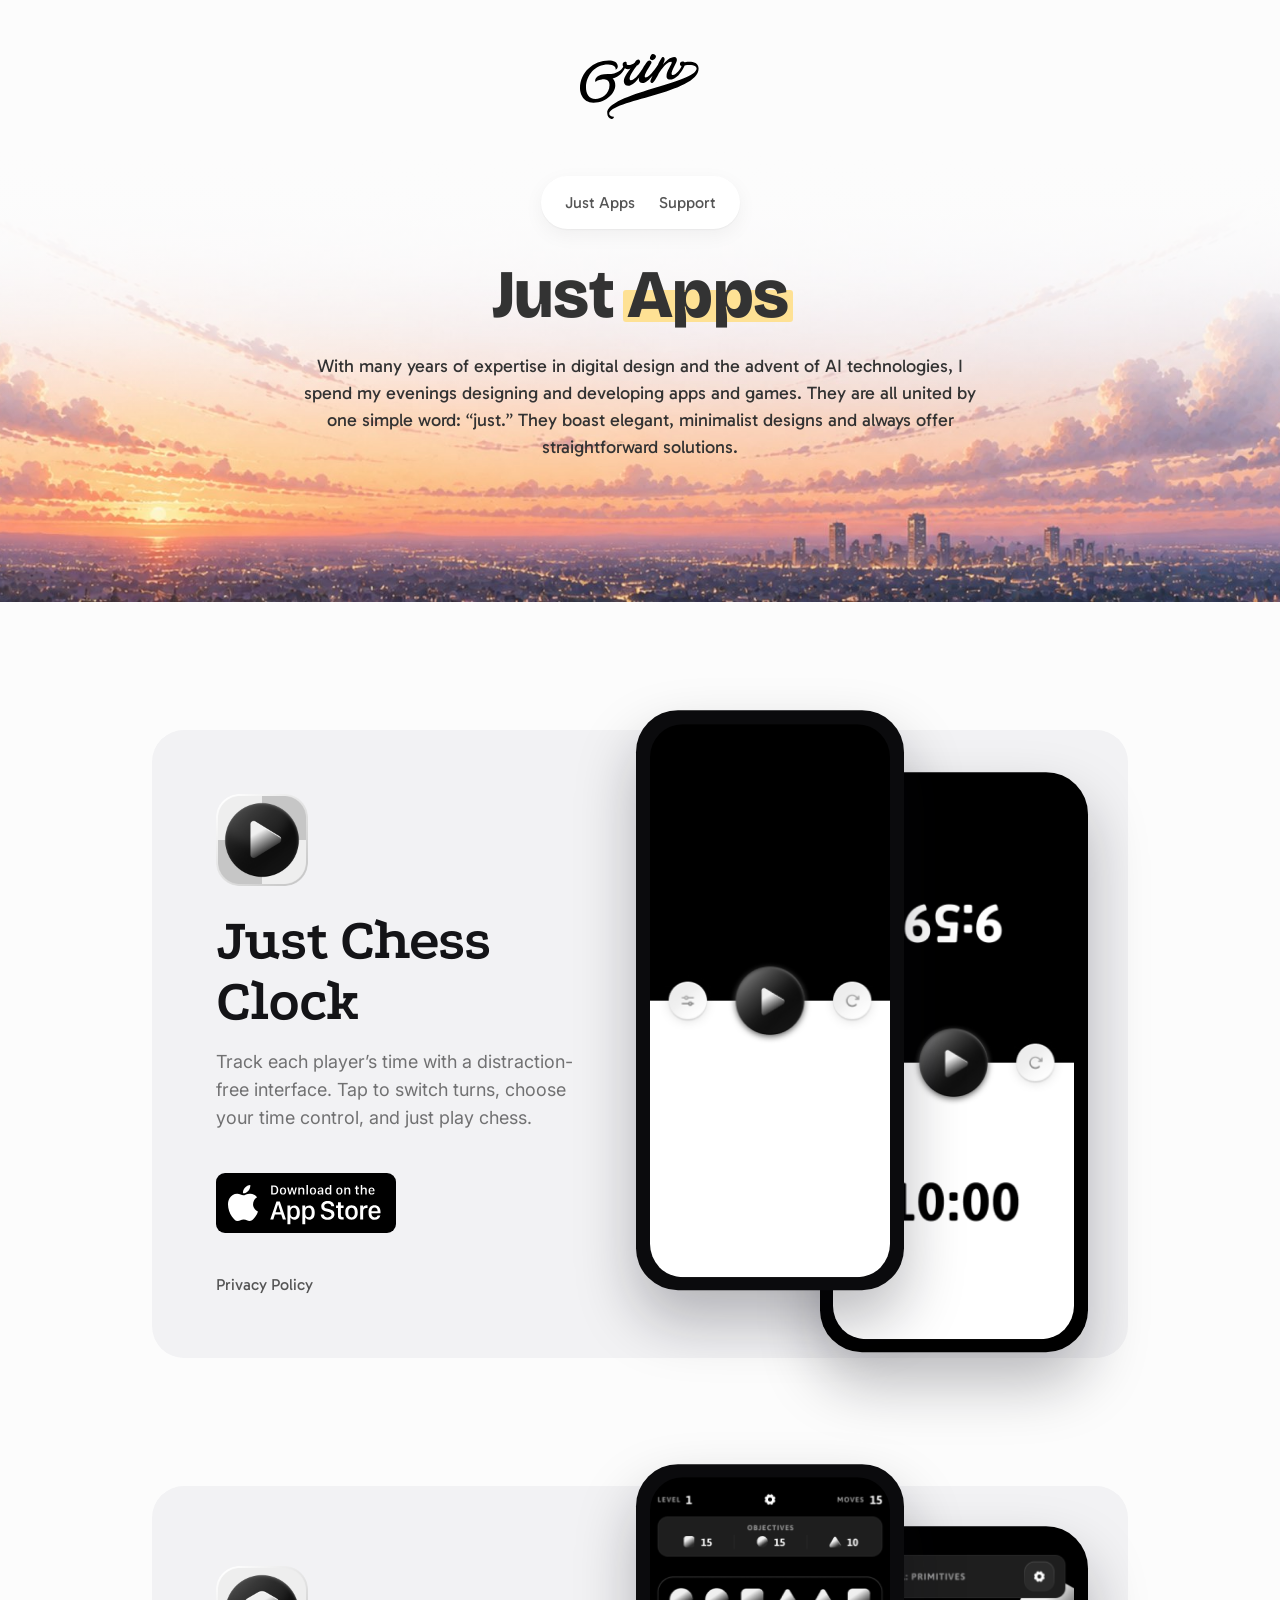
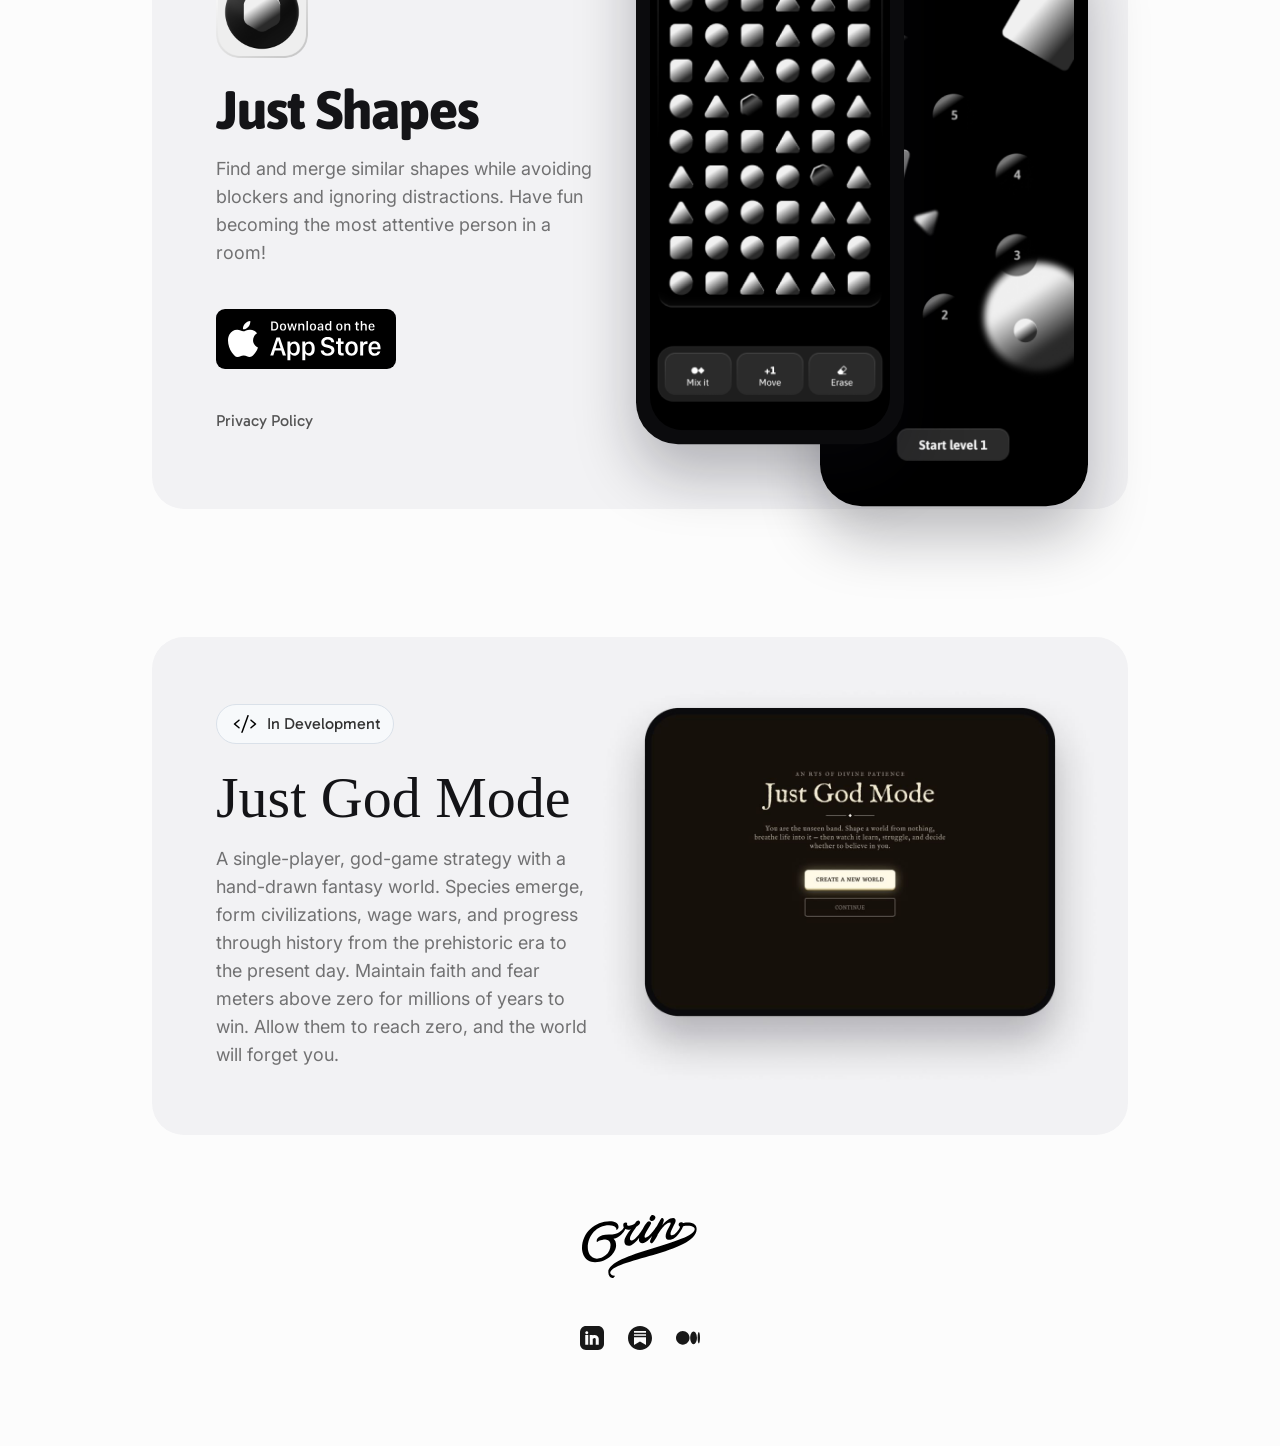
<file: index.html>
<!DOCTYPE html>
<html lang="en" class="no-js">
<head>
<meta charset="utf-8">
<meta name="viewport" content="width=device-width, initial-scale=1">
<title>Just Apps — Vadym Grin</title>
<meta name="description" content="Elegant, minimalist iPhone apps and games, each united by one word: just. Just Chess Clock, Just Shapes, and Just God Mode.">
<link rel="canonical" href="https://vadimgrin.com/apps">

<!-- Social preview -->
<meta property="og:type" content="website">
<meta property="og:site_name" content="Vadym Grin">
<meta property="og:url" content="https://vadimgrin.com/apps">
<meta property="og:title" content="Just Apps — Vadym Grin">
<meta property="og:description" content="Elegant, minimalist iPhone apps and games, each united by one word: just. Just Chess Clock, Just Shapes, and Just God Mode.">
<meta property="og:image" content="https://vadimgrin.com/apps/assets/social-preview.jpg?v=20260916">
<meta property="og:image:width" content="1200">
<meta property="og:image:height" content="630">
<meta property="og:image:alt" content="Just Apps — apps and games by Vadym Grin">
<meta name="twitter:card" content="summary_large_image">
<meta name="twitter:title" content="Just Apps — Vadym Grin">
<meta name="twitter:description" content="Elegant, minimalist iPhone apps and games, each united by one word: just.">
<meta name="twitter:image" content="https://vadimgrin.com/apps/assets/social-preview.jpg?v=20260916">

<script>document.documentElement.className = "js";</script>
<link rel="preconnect" href="https://fonts.googleapis.com">
<link rel="preconnect" href="https://fonts.gstatic.com" crossorigin>
<link href="https://fonts.googleapis.com/css2?family=Asap:wght@800&family=Bricolage+Grotesque:opsz,wght@12..96,800&family=Gabarito:wght@400;500&family=IM+Fell+English&family=Inter&family=Podkova:wght@700&display=swap" rel="stylesheet">
<link rel="stylesheet" href="styles.css?v=20260916">
</head>
<body id="top">

  <header class="masthead">
    <a class="masthead__logo" href="https://vadimgrin.com/" aria-label="Vadym Grin — home">
      <img src="assets/logo-mark.svg?v=20260916" alt="Grin" width="120" height="65">
    </a>
  </header>

  <div class="nav-dock">
    <nav class="nav" aria-label="Primary">
      <a class="nav__item" href="#top">Just Apps</a>
      <a class="nav__item" href="mailto:vadym.gryn@gmail.com">Support</a>
    </nav>
  </div>

  <main>

    <section class="hero">
      <div class="hero__bg" aria-hidden="true">
        <img src="assets/hero-sky.jpg?v=20260916" alt="">
      </div>
      <div class="hero__inner">
        <h1 class="hero__title">Just <mark>Apps</mark></h1>
        <p class="hero__lede">With many years of expertise in digital design and the advent of AI technologies, I spend my evenings designing and developing apps and games. They are all united by one simple word: &ldquo;just.&rdquo; They boast elegant, minimalist designs and always offer straightforward solutions.</p>
      </div>
    </section>

    <!-- Just Chess Clock -->
    <section class="app js-reveal" aria-labelledby="chess-title">
      <div class="plate">
        <div class="plate__content">
          <div class="app__intro">
            <img class="app__icon" src="assets/app-icon-chess.png?v=20260916" alt="" width="92" height="92">
            <div class="app__copy">
              <h2 class="app__title app__title--chess" id="chess-title">Just Chess Clock</h2>
              <p class="app__desc">Track each player&rsquo;s time with a distraction-free interface. Tap to switch turns, choose your time control, and just play chess.</p>
            </div>
          </div>
          <a class="badge" href="https://apps.apple.com/us/app/just-chess-clock/id6793128024" aria-label="Download Just Chess Clock on the App Store">
            <img src="assets/app-store-badge.svg?v=20260916" alt="Download on the App Store" width="180" height="60">
          </a>
          <a class="plate__privacy plate__privacy--in" href="privacy-policy">Privacy Policy</a>
        </div>
        <div class="phones" aria-hidden="true">
          <div class="phone phone--back"><img class="phone__screen" src="assets/screen-chess-back.png?v=20260916" srcset="assets/screen-chess-back.png?v=20260916 2x, assets/screen-chess-back-3x.png?v=20260916 3x" alt=""></div>
          <div class="phone phone--front"><img class="phone__screen" src="assets/screen-chess-front.png?v=20260916" srcset="assets/screen-chess-front.png?v=20260916 2x, assets/screen-chess-front-3x.png?v=20260916 3x" alt=""></div>
        </div>
        <a class="plate__privacy plate__privacy--under" href="privacy-policy">Privacy Policy</a>
      </div>
    </section>

    <!-- Just Shapes -->
    <section class="app js-reveal" aria-labelledby="shapes-title">
      <div class="plate">
        <div class="plate__content">
          <div class="app__intro">
            <img class="app__icon" src="assets/app-icon-shapes.png?v=20260916" alt="" width="92" height="92">
            <div class="app__copy">
              <h2 class="app__title app__title--shapes" id="shapes-title">Just Shapes</h2>
              <p class="app__desc">Find and merge similar shapes while avoiding blockers and ignoring distractions. Have fun becoming the most attentive person in a room!</p>
            </div>
          </div>
          <a class="badge" href="https://apps.apple.com/us/app/just-shapes-focus-puzzle/id6808954030" aria-label="Download Just Shapes on the App Store">
            <img src="assets/app-store-badge.svg?v=20260916" alt="Download on the App Store" width="180" height="60">
          </a>
          <a class="plate__privacy plate__privacy--in" href="privacy-policy-shapes">Privacy Policy</a>
        </div>
        <div class="phones" aria-hidden="true">
          <div class="phone phone--back"><img class="phone__screen" src="assets/screen-shapes-back.png?v=20260916" srcset="assets/screen-shapes-back.png?v=20260916 2x, assets/screen-shapes-back-3x.png?v=20260916 3x" alt=""></div>
          <div class="phone phone--front"><img class="phone__screen" src="assets/screen-shapes-front.png?v=20260916" srcset="assets/screen-shapes-front.png?v=20260916 2x, assets/screen-shapes-front-3x.png?v=20260916 3x" alt=""></div>
        </div>
        <a class="plate__privacy plate__privacy--under" href="privacy-policy-shapes">Privacy Policy</a>
      </div>
    </section>

    <!-- Just God Mode -->
    <section class="app app--god js-reveal" aria-labelledby="god-title">
      <div class="plate">
        <div class="plate__content">
          <div class="app__intro">
            <span class="tag">
              <span class="tag__icon" aria-hidden="true">
                <svg viewBox="0 0 24 24" width="24" height="24" fill="none" xmlns="http://www.w3.org/2000/svg"><path d="M6.48002 8.82659L2.67189 12L6.48002 15.1735C6.55787 15.2358 6.62252 15.313 6.67017 15.4006C6.71781 15.4882 6.74751 15.5845 6.75752 15.6837C6.76753 15.7829 6.75765 15.8831 6.72846 15.9785C6.69927 16.0739 6.65135 16.1624 6.58751 16.2391C6.52368 16.3157 6.4452 16.3788 6.35667 16.4247C6.26815 16.4706 6.17135 16.4984 6.07195 16.5065C5.97255 16.5146 5.87254 16.5027 5.77777 16.4717C5.683 16.4406 5.59537 16.391 5.52002 16.3256L1.02002 12.5757C0.935581 12.5053 0.867647 12.4172 0.821028 12.3176C0.774409 12.2181 0.750244 12.1095 0.750244 11.9996C0.750244 11.8896 0.774409 11.781 0.821028 11.6815C0.867647 11.5819 0.935581 11.4938 1.02002 11.4235L5.52002 7.67346C5.67293 7.54616 5.87015 7.48481 6.0683 7.50292C6.26644 7.52103 6.44928 7.61711 6.57658 7.77002C6.70389 7.92294 6.76523 8.12016 6.74712 8.3183C6.72901 8.51645 6.63293 8.69928 6.48002 8.82659ZM22.98 11.4235L18.48 7.67346C18.4043 7.61043 18.3169 7.56292 18.2228 7.53366C18.1288 7.5044 18.0299 7.49396 17.9317 7.50292C17.8336 7.51189 17.7382 7.54009 17.651 7.58592C17.5638 7.63175 17.4865 7.69431 17.4235 7.77002C17.2962 7.92294 17.2348 8.12016 17.2529 8.3183C17.271 8.51645 17.3671 8.69928 17.52 8.82659L21.3281 12L17.52 15.1735C17.4422 15.2358 17.3775 15.313 17.3299 15.4006C17.2822 15.4882 17.2525 15.5845 17.2425 15.6837C17.2325 15.7829 17.2424 15.8831 17.2716 15.9785C17.3008 16.0739 17.3487 16.1624 17.4125 16.2391C17.4764 16.3157 17.5548 16.3788 17.6434 16.4247C17.7319 16.4706 17.8287 16.4984 17.9281 16.5065C18.0275 16.5146 18.1275 16.5027 18.2223 16.4717C18.317 16.4406 18.4047 16.391 18.48 16.3256L22.98 12.5757C23.0645 12.5053 23.1324 12.4172 23.179 12.3176C23.2256 12.2181 23.2498 12.1095 23.2498 11.9996C23.2498 11.8896 23.2256 11.781 23.179 11.6815C23.1324 11.5819 23.0645 11.4938 22.98 11.4235ZM15.256 3.04502C15.1634 3.01141 15.0651 2.99636 14.9667 3.00074C14.8683 3.00512 14.7717 3.02883 14.6825 3.07053C14.5932 3.11223 14.5131 3.1711 14.4466 3.24377C14.3801 3.31645 14.3286 3.4015 14.295 3.49409L8.29502 19.9941C8.26126 20.0867 8.2461 20.1851 8.25041 20.2836C8.25471 20.3821 8.2784 20.4788 8.32011 20.5681C8.36181 20.6575 8.42073 20.7377 8.49348 20.8043C8.56623 20.8708 8.65139 20.9224 8.74408 20.956C8.82625 20.9852 8.91282 21.0001 9.00002 21C9.15404 21 9.30433 20.9526 9.43046 20.8642C9.5566 20.7758 9.65246 20.6507 9.70502 20.506L15.705 4.00596C15.7386 3.91338 15.7537 3.81508 15.7493 3.71669C15.7449 3.61829 15.7212 3.52172 15.6795 3.43249C15.6378 3.34325 15.5789 3.26311 15.5063 3.19663C15.4336 3.13015 15.3485 3.07863 15.256 3.04502Z" fill="currentColor"/></svg>
              </span>
              In Development
            </span>
            <div class="app__copy">
              <h2 class="app__title app__title--god" id="god-title">Just God Mode</h2>
              <p class="app__desc">A single-player, god-game strategy with a hand-drawn fantasy world. Species emerge, form civilizations, wage wars, and progress through history from the prehistoric era to the present day. Maintain faith and fear meters above zero for millions of years to win. Allow them to reach zero, and the world will forget you.</p>
            </div>
          </div>
        </div>
        <div class="ipad" aria-hidden="true">
          <img class="ipad__img" src="assets/god-ipad.jpg?v=20260916" alt="">
        </div>
      </div>
    </section>

  </main>

  <footer class="footer">
    <a class="footer__logo" href="https://vadimgrin.com/" aria-label="Vadym Grin — home">
      <img src="assets/logo-mark.svg?v=20260916" alt="Grin" width="116" height="63">
    </a>
    <ul class="footer__social" aria-label="Social links">
      <li><a href="https://www.linkedin.com/in/vadimgrin/" target="_blank" rel="noopener" aria-label="LinkedIn"><img src="assets/linkedin.svg?v=20260916" alt="" width="24" height="24"></a></li>
      <li><a href="https://cutt.ly/YttkKVRW" target="_blank" rel="noopener" aria-label="Substack"><img src="assets/substack.svg?v=20260916" alt="" width="24" height="24"></a></li>
      <li><a href="https://medium.com/@vadimgrin" target="_blank" rel="noopener" aria-label="Medium"><img src="assets/medium.svg?v=20260916" alt="" width="24" height="24"></a></li>
    </ul>
  </footer>

  <script src="apps.js?v=20260916"></script>
</body>
</html>
</file>
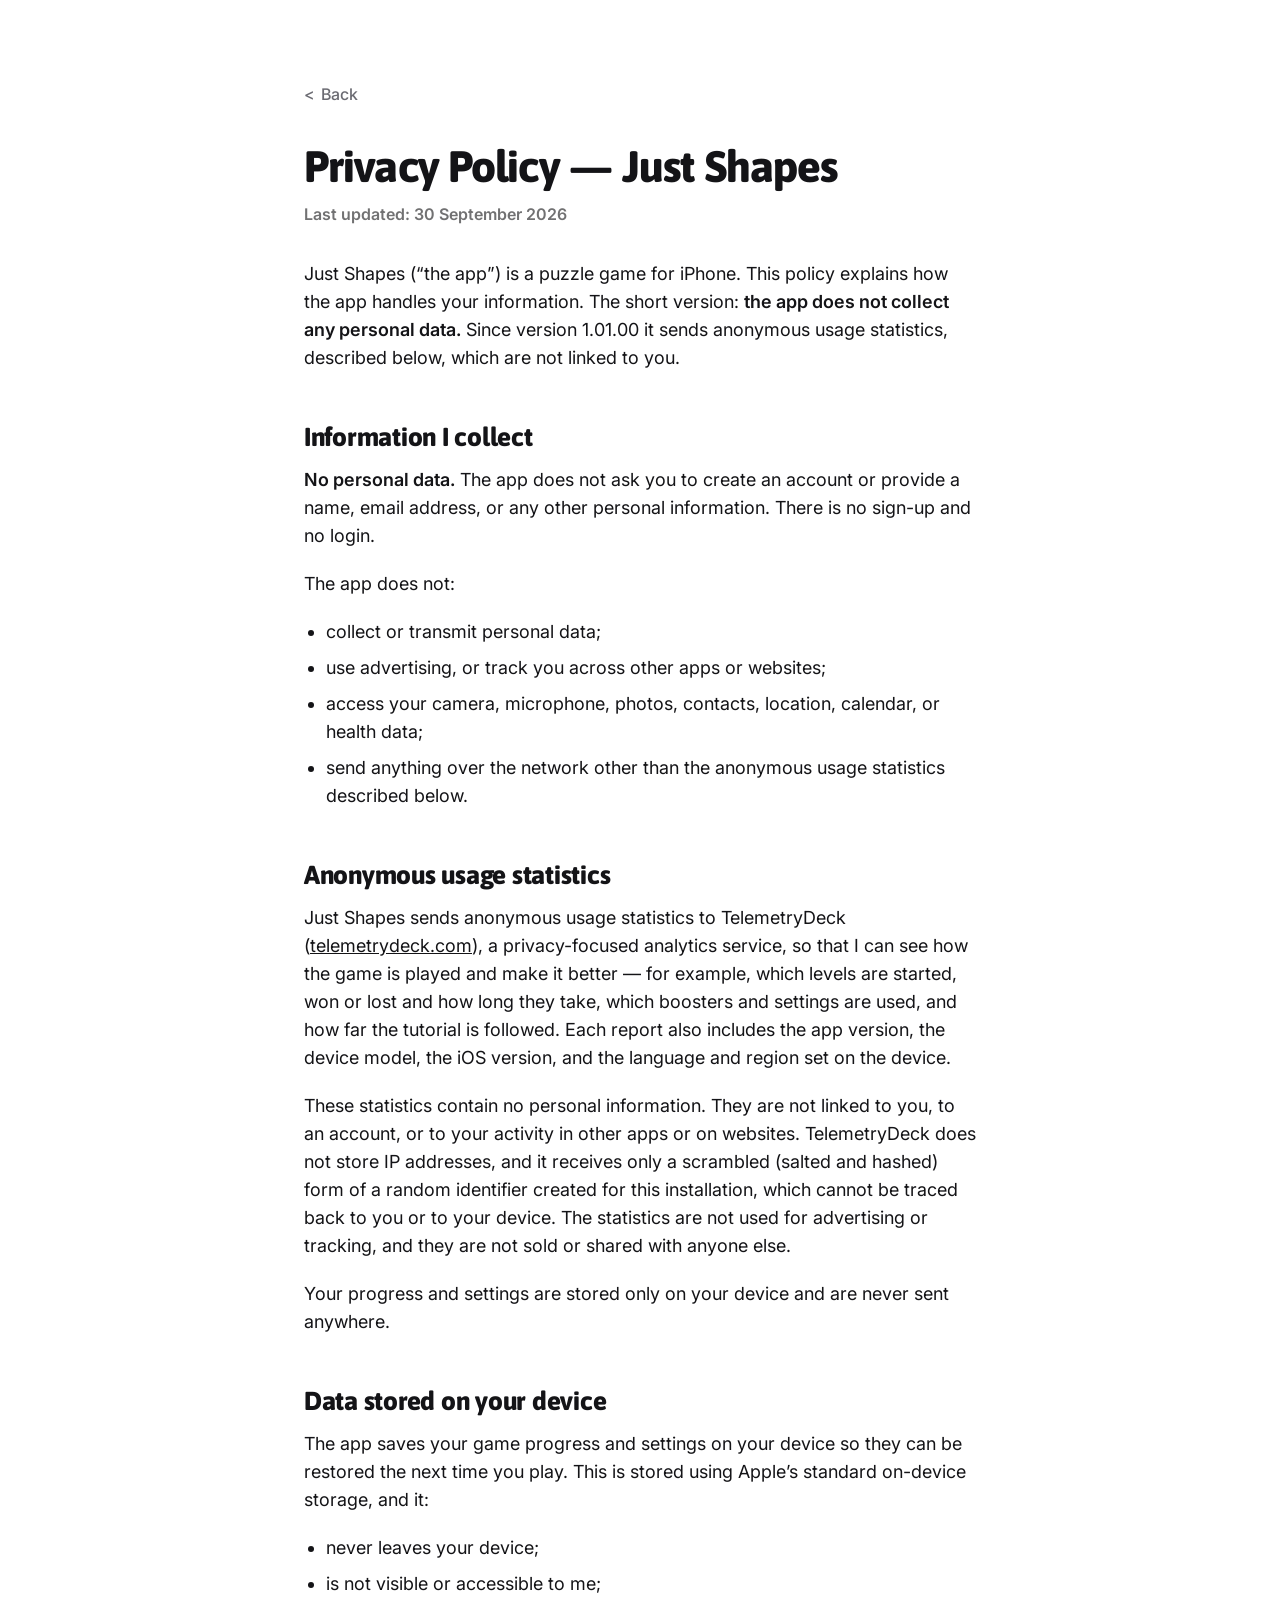
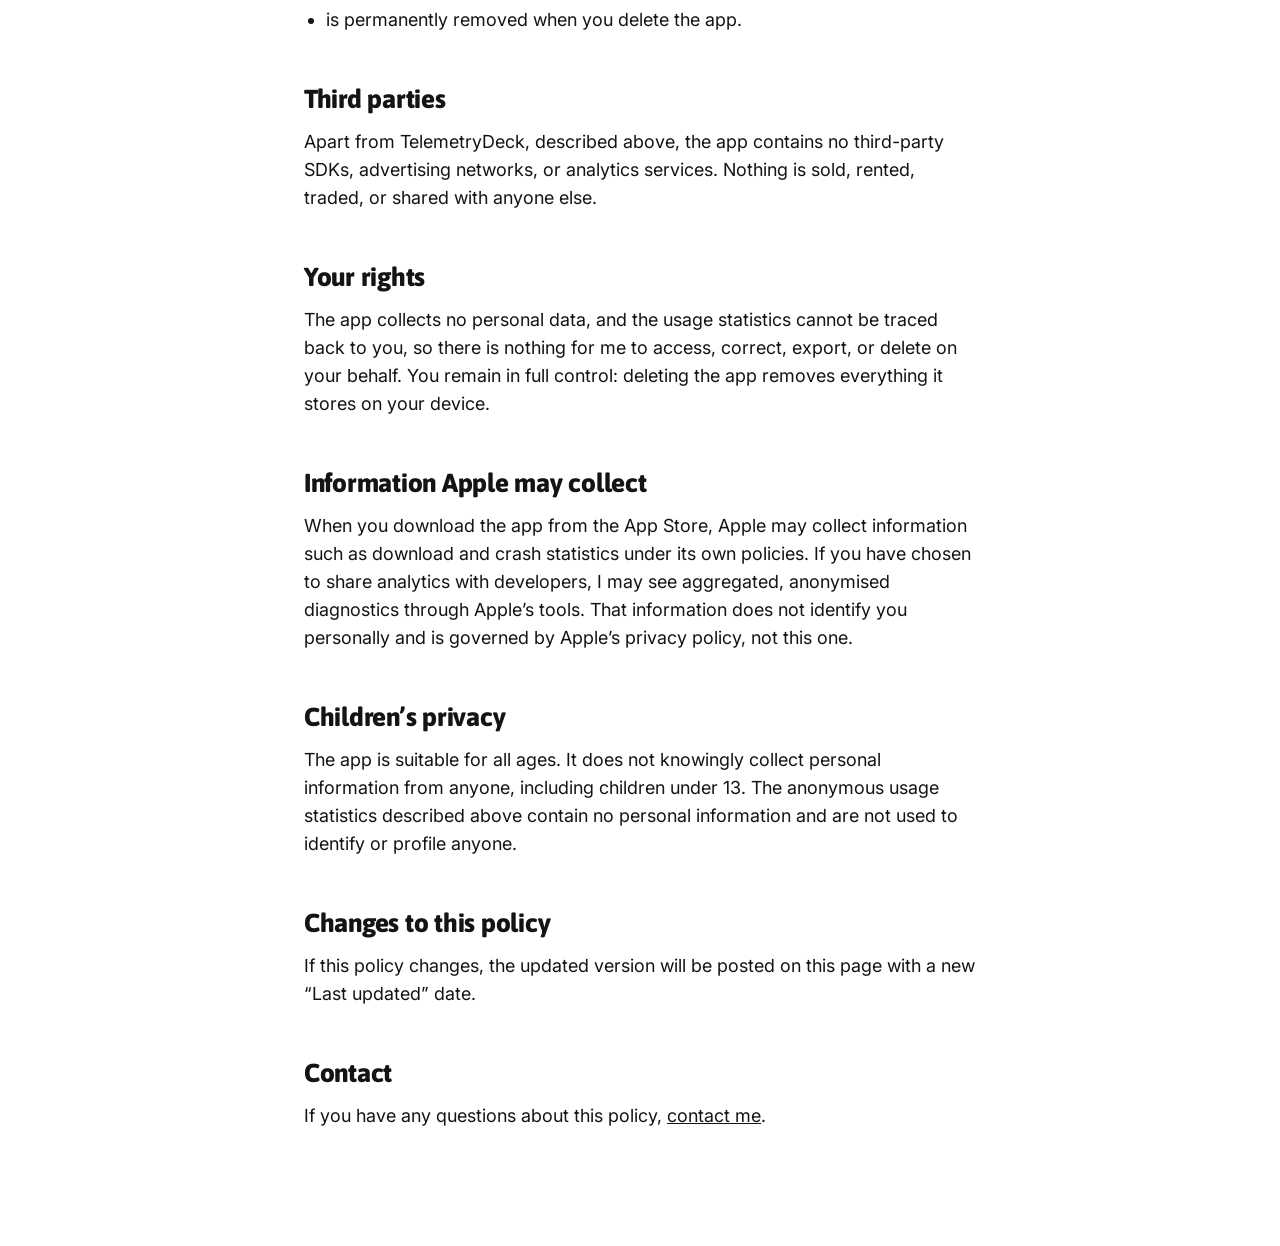
<file: privacy-policy-shapes/index.html>
<!DOCTYPE html>
<html lang="en" class="no-js">
<head>
<meta charset="utf-8">
<meta name="viewport" content="width=device-width, initial-scale=1">
<title>Privacy Policy — Just Shapes</title>
<meta name="description" content="Just Shapes privacy policy.">
<link rel="preconnect" href="https://fonts.googleapis.com">
<link rel="preconnect" href="https://fonts.gstatic.com" crossorigin>
<link href="https://fonts.googleapis.com/css2?family=Asap:wght@800&family=Inter&display=swap" rel="stylesheet">
<link rel="stylesheet" href="styles.css?v=20260916">
</head>
<body>

<main class="page">

  <a class="back" href="../"><span class="back__chevron" aria-hidden="true">&lt;</span> Back</a>

  <h1>Privacy Policy &mdash; Just Shapes</h1>
  <p class="updated"><strong>Last updated: 30 September 2026</strong></p>

  <p>Just Shapes (&ldquo;the app&rdquo;) is a puzzle game for iPhone. This policy explains how the app handles your information. The short version: <strong>the app does not collect any personal data.</strong> Since version 1.01.00 it sends anonymous usage statistics, described below, which are not linked to you.</p>

  <h2>Information I collect</h2>

  <p><strong>No personal data.</strong> The app does not ask you to create an account or provide a name, email address, or any other personal information. There is no sign-up and no login.</p>

  <p>The app does not:</p>

  <ul>
    <li>collect or transmit personal data;</li>
    <li>use advertising, or track you across other apps or websites;</li>
    <li>access your camera, microphone, photos, contacts, location, calendar, or health data;</li>
    <li>send anything over the network other than the anonymous usage statistics described below.</li>
  </ul>

  <h2>Anonymous usage statistics</h2>

  <p>Just Shapes sends anonymous usage statistics to TelemetryDeck (<a href="https://telemetrydeck.com" target="_blank" rel="noopener">telemetrydeck.com</a>), a privacy-focused analytics service, so that I can see how the game is played and make it better &mdash; for example, which levels are started, won or lost and how long they take, which boosters and settings are used, and how far the tutorial is followed. Each report also includes the app version, the device model, the iOS version, and the language and region set on the device.</p>

  <p>These statistics contain no personal information. They are not linked to you, to an account, or to your activity in other apps or on websites. TelemetryDeck does not store IP addresses, and it receives only a scrambled (salted and hashed) form of a random identifier created for this installation, which cannot be traced back to you or to your device. The statistics are not used for advertising or tracking, and they are not sold or shared with anyone else.</p>

  <p>Your progress and settings are stored only on your device and are never sent anywhere.</p>

  <h2>Data stored on your device</h2>

  <p>The app saves your game progress and settings on your device so they can be restored the next time you play. This is stored using Apple&rsquo;s standard on-device storage, and it:</p>

  <ul>
    <li>never leaves your device;</li>
    <li>is not visible or accessible to me;</li>
    <li>is permanently removed when you delete the app.</li>
  </ul>

  <h2>Third parties</h2>

  <p>Apart from TelemetryDeck, described above, the app contains no third-party SDKs, advertising networks, or analytics services. Nothing is sold, rented, traded, or shared with anyone else.</p>

  <h2>Your rights</h2>

  <p>The app collects no personal data, and the usage statistics cannot be traced back to you, so there is nothing for me to access, correct, export, or delete on your behalf. You remain in full control: deleting the app removes everything it stores on your device.</p>

  <h2>Information Apple may collect</h2>

  <p>When you download the app from the App Store, Apple may collect information such as download and crash statistics under its own policies. If you have chosen to share analytics with developers, I may see aggregated, anonymised diagnostics through Apple&rsquo;s tools. That information does not identify you personally and is governed by Apple&rsquo;s privacy policy, not this one.</p>

  <h2>Children&rsquo;s privacy</h2>

  <p>The app is suitable for all ages. It does not knowingly collect personal information from anyone, including children under 13. The anonymous usage statistics described above contain no personal information and are not used to identify or profile anyone.</p>

  <h2>Changes to this policy</h2>

  <p>If this policy changes, the updated version will be posted on this page with a new &ldquo;Last updated&rdquo; date.</p>

  <h2>Contact</h2>

  <p>If you have any questions about this policy, <a href="mailto:vadym.gryn@gmail.com">contact me</a>.</p>

</main>

</body>
</html>
</file>
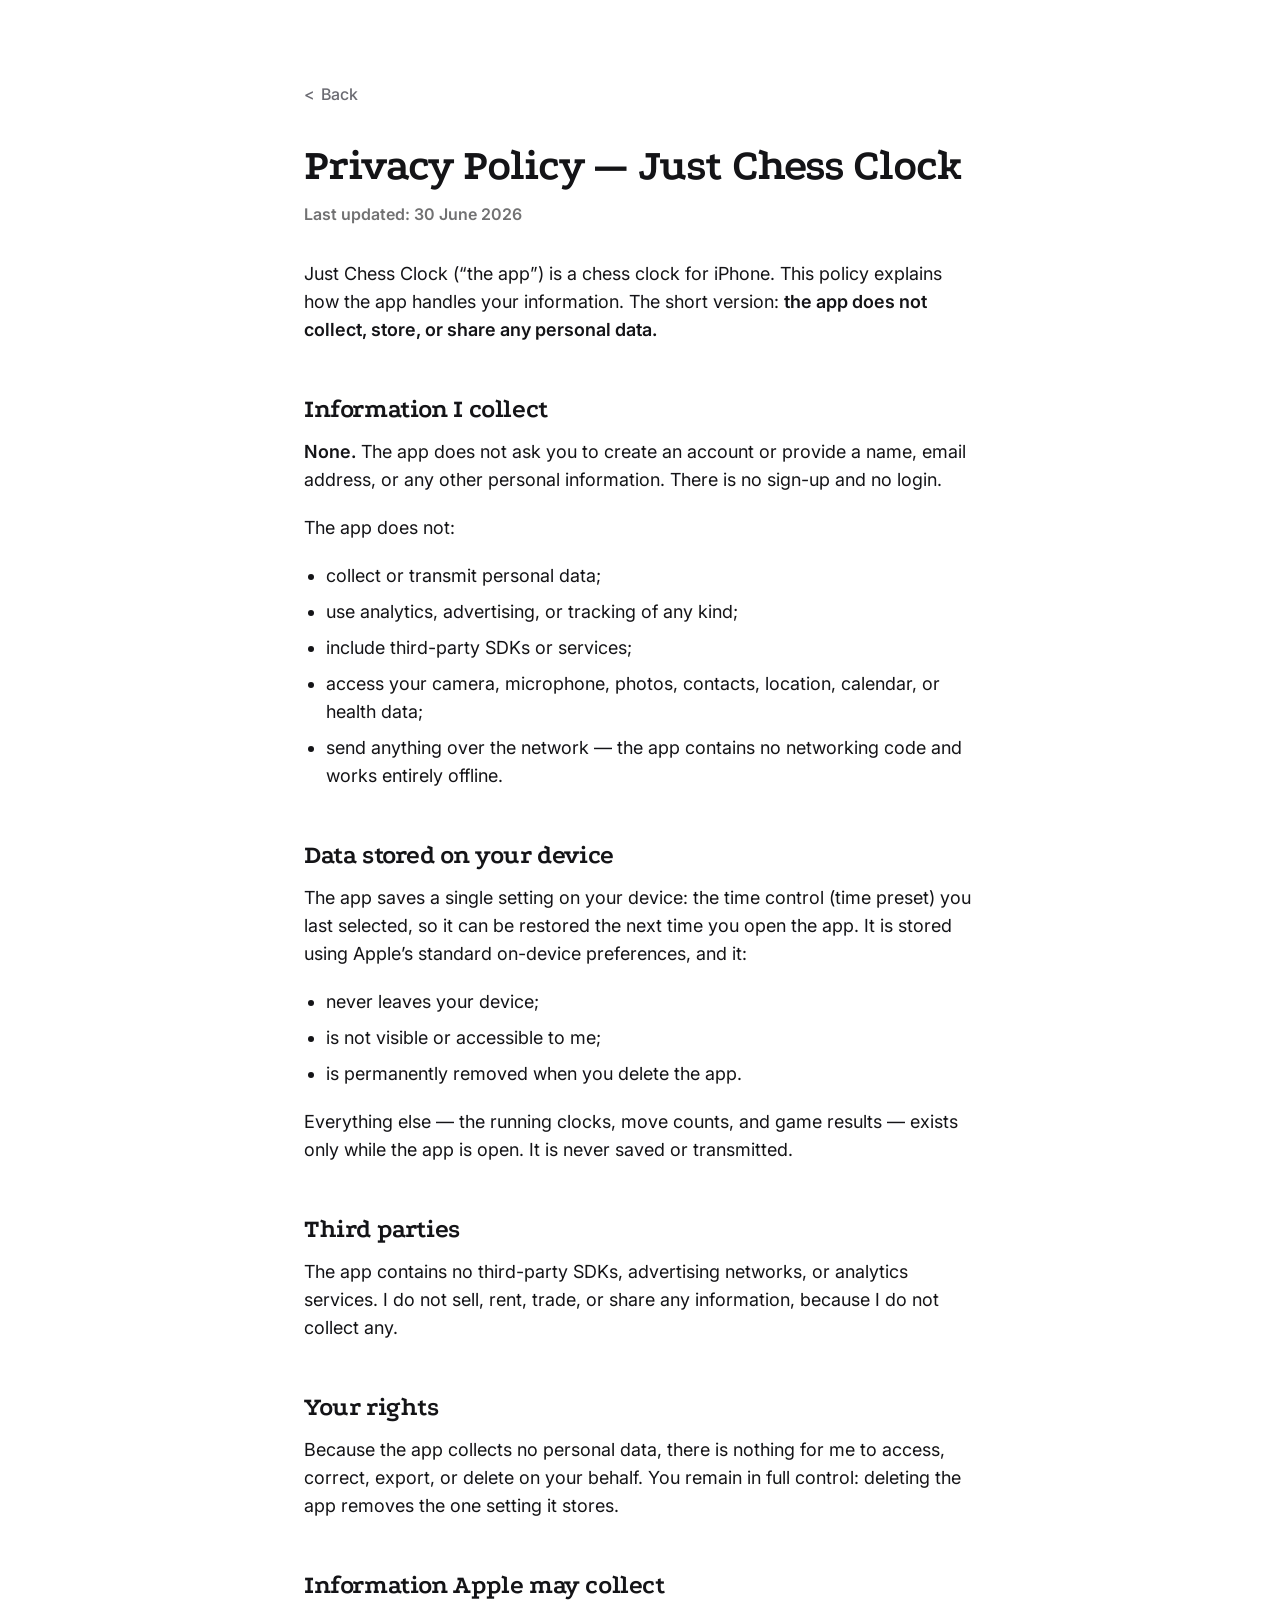
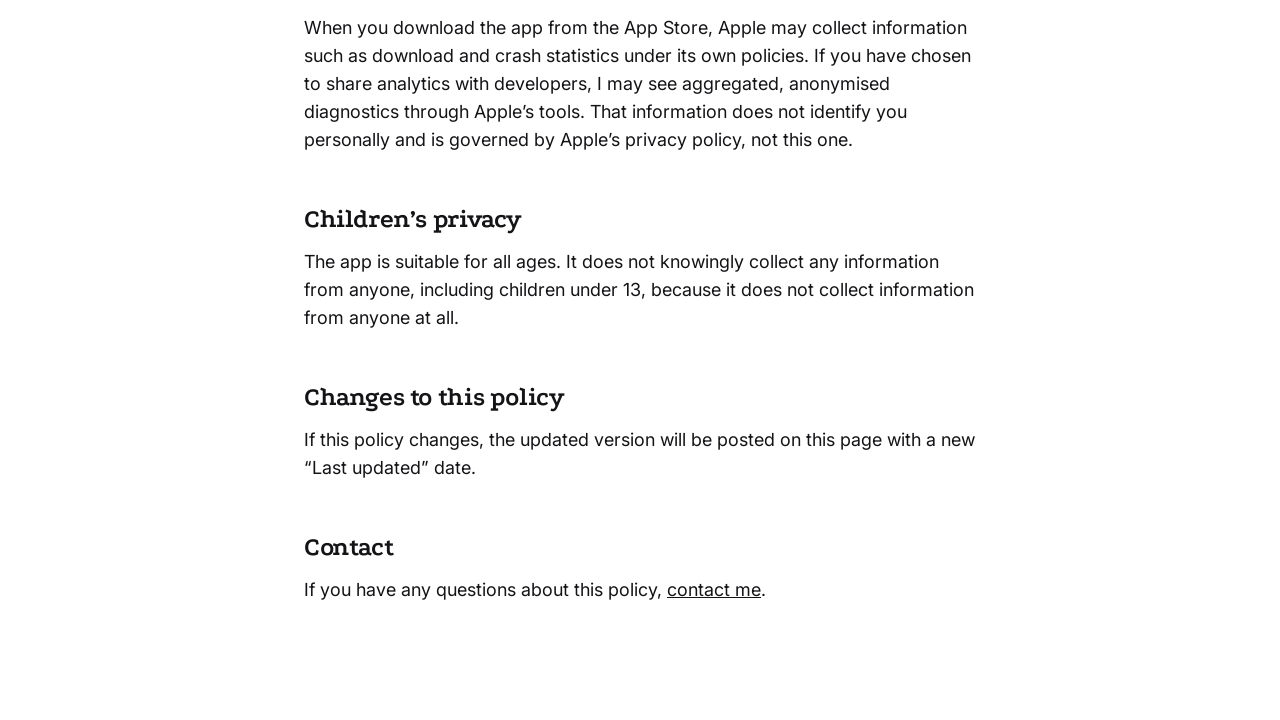
<file: privacy-policy/index.html>
<!DOCTYPE html>
<html lang="en">
<head>
<meta charset="utf-8">
<meta name="viewport" content="width=device-width, initial-scale=1">
<title>Privacy Policy — Just Chess Clock</title>
<meta name="description" content="Just Chess Clock does not collect, store, or share any personal data.">
<link rel="preconnect" href="https://fonts.googleapis.com">
<link rel="preconnect" href="https://fonts.gstatic.com" crossorigin>
<link href="https://fonts.googleapis.com/css2?family=Inter:wght@400;600&family=Podkova:wght@700&display=swap" rel="stylesheet">
<link rel="stylesheet" href="styles.css?v=20260916">
</head>
<body>

<main class="page">

  <a class="back" href="../"><span class="back__chevron" aria-hidden="true">&lt;</span> Back</a>

  <h1>Privacy Policy &mdash; Just Chess Clock</h1>
  <p class="updated"><strong>Last updated: 30 June 2026</strong></p>

  <p>Just Chess Clock (&ldquo;the app&rdquo;) is a chess clock for iPhone. This policy explains how the app handles your information. The short version: <strong>the app does not collect, store, or share any personal data.</strong></p>

  <h2>Information I collect</h2>

  <p><strong>None.</strong> The app does not ask you to create an account or provide a name, email address, or any other personal information. There is no sign-up and no login.</p>

  <p>The app does not:</p>

  <ul>
    <li>collect or transmit personal data;</li>
    <li>use analytics, advertising, or tracking of any kind;</li>
    <li>include third-party SDKs or services;</li>
    <li>access your camera, microphone, photos, contacts, location, calendar, or health data;</li>
    <li>send anything over the network &mdash; the app contains no networking code and works entirely offline.</li>
  </ul>

  <h2>Data stored on your device</h2>

  <p>The app saves a single setting on your device: the time control (time preset) you last selected, so it can be restored the next time you open the app. It is stored using Apple&rsquo;s standard on-device preferences, and it:</p>

  <ul>
    <li>never leaves your device;</li>
    <li>is not visible or accessible to me;</li>
    <li>is permanently removed when you delete the app.</li>
  </ul>

  <p>Everything else &mdash; the running clocks, move counts, and game results &mdash; exists only while the app is open. It is never saved or transmitted.</p>

  <h2>Third parties</h2>

  <p>The app contains no third-party SDKs, advertising networks, or analytics services. I do not sell, rent, trade, or share any information, because I do not collect any.</p>

  <h2>Your rights</h2>

  <p>Because the app collects no personal data, there is nothing for me to access, correct, export, or delete on your behalf. You remain in full control: deleting the app removes the one setting it stores.</p>

  <h2>Information Apple may collect</h2>

  <p>When you download the app from the App Store, Apple may collect information such as download and crash statistics under its own policies. If you have chosen to share analytics with developers, I may see aggregated, anonymised diagnostics through Apple&rsquo;s tools. That information does not identify you personally and is governed by Apple&rsquo;s privacy policy, not this one.</p>

  <h2>Children&rsquo;s privacy</h2>

  <p>The app is suitable for all ages. It does not knowingly collect any information from anyone, including children under 13, because it does not collect information from anyone at all.</p>

  <h2>Changes to this policy</h2>

  <p>If this policy changes, the updated version will be posted on this page with a new &ldquo;Last updated&rdquo; date.</p>

  <h2>Contact</h2>

  <p>If you have any questions about this policy, <a href="mailto:vadym.gryn@gmail.com">contact me</a>.</p>

</main>

</body>
</html>
</file>
<file: styles.css>
/* Just Apps — landing hub for Vadym Grin's iOS apps.
   Built from the Figma "My Apps" file (Apps-Desktop 1200 / Apps-Mobile 390).
   Header pill, full-bleed sky hero, marker highlight, entrance cascade and
   scroll-reveal all mirror the /consult pages. */

:root {
  --bg: #fcfcfc;
  --plate: #f2f2f4;
  --ink: #141417;      /* app titles */
  --muted: #717172;    /* app descriptions */
  --label: #555555;    /* nav, privacy, gabarito labels */
  --tag-bg: #f7f9fb;
  --tag-stroke: #dae1e9;
  --tag-ink: #333333;
  --marker: #fee194;   /* hero highlight */
  --ease: cubic-bezier(0.22, 1, 0.36, 1);
  --gutter: 24px;
  /* Header geometry, copied from the vadimgrin.com homepage so the two pages
     line up when you move between them (measured there at 1440 and 390):
       - the logo strip is 144px tall, with the 120px logo 54px from the top;
       - the menu pill sits 32px into the hero photo;
       - the hero copy starts 32px below the pill.
     The mobile values are set in the max-width: 767.98px block below. */
  --masthead-h: 144px;
  --logo-top: 54px;
  --dock-gap: 32px;
  --hero-gap: 32px;
  /* The pill's own height: 17px padding either side of one 16px/1.2 line. The
     hero is pulled up by --dock-gap + --nav-pill so the photo starts right under
     the logo strip and runs behind the pill. */
  --nav-pill: calc(17px * 2 + 16px * 1.2);
  color-scheme: light;
}

*,
*::before,
*::after { box-sizing: border-box; }

html {
  -webkit-text-size-adjust: 100%;
  color-scheme: light;
  background: var(--bg);
  scroll-behavior: smooth;
}

/* NB: no overflow-x on html/body — it would turn them into a scroll container
   and silently break the sticky nav. The hero is full-bleed via width, not
   100vw, so nothing overflows anyway. */
body {
  margin: 0;
  background: var(--bg);
  color: var(--ink);
  font-family: "Gabarito", -apple-system, BlinkMacSystemFont, "Segoe UI", Helvetica, Arial, sans-serif;
  -webkit-font-smoothing: antialiased;
}

img { display: block; max-width: 100%; height: auto; }

/* ---------------------------------------------------------------- masthead */

.masthead {
  position: relative;
  z-index: 2;
  max-width: 1200px;
  height: var(--masthead-h);
  margin: 0 auto;
  padding: var(--logo-top) var(--gutter) 0;
  display: flex;
  flex-direction: column;
  align-items: center;
}

/* The bare mark (logo-mark.svg), the same file the homepage uses, at the
   homepage's 120px. */
.masthead__logo { display: block; line-height: 0; border-radius: 8px; }
.masthead__logo img { width: 120px; height: auto; }
.masthead__logo:focus-visible { outline: 2px solid var(--ink); outline-offset: 4px; }

/* Sticky dock — a direct child of <body> so the nav stays stuck for the whole
   page (inside .masthead it would unstick as soon as the header scrolled by).
   The band itself is transparent and click-through; only the pill is solid. */
.nav-dock {
  position: sticky;
  top: 48px;
  z-index: 20;
  margin-top: var(--dock-gap);
  padding: 0 var(--gutter);
  display: flex;
  justify-content: center;
  pointer-events: none;
  transition: transform 0.35s var(--ease);
}

/* Auto-hide, like the vadimgrin.com homepage header: apps.js adds .is-hidden
   on scroll-down and removes it on scroll-up. The dock sits 48px below the
   top, so it has to travel its own height plus that offset (and a little
   more for the pill's shadow) to clear the viewport. */
.nav-dock.is-hidden {
  transform: translateY(calc(-100% - 64px));
}

/* nav pill */
.nav {
  pointer-events: auto;
  display: inline-flex;
  align-items: center;
  gap: 24px;
  padding: 17px 24px;
  background: #fff;
  border-radius: 100px;
  box-shadow: 0 1px 2px rgba(15, 15, 26, 0.05), 0 6px 20px rgba(15, 15, 26, 0.05);
}

.nav__item {
  font-size: 16px;
  line-height: 1.2;
  color: var(--label);
  text-decoration: none;
  transition: color 0.15s ease;
}

.nav__item:hover,
.nav__item:focus-visible { color: var(--ink); }

/* -------------------------------------------------------------------- hero
   Built to the homepage's proportions, so the two read as one site: the photo
   starts directly under the logo and runs behind the menu pill, the copy sits
   32px below the pill, and the band is 458px tall — or 16 / 24 / 410px under
   768px — the same figures vadimgrin.com uses. A wash at the top blends it into the
   masthead. */

.hero {
  position: relative;
  isolation: isolate;
  overflow: hidden;
  /* Pulled up by the dock's whole block, then padded back down past it, so the
     photo sits under the sticky pill without moving the copy. */
  margin-top: calc(-1 * (var(--dock-gap) + var(--nav-pill)));
  /* Top-aligned rather than centred: the copy sits high with the sky and
     skyline below it, and the gap under the pill stays a fixed 32px instead of
     growing with centring slack. */
  padding: calc(var(--dock-gap) + var(--nav-pill) + var(--hero-gap)) var(--gutter) 72px;
  min-height: 458px;
  display: flex;
  align-items: flex-start;
  justify-content: center;
}

.hero__bg { position: absolute; inset: 0; z-index: -1; }
/* Anchored to the bottom so the city skyline stays in frame at every width —
   any trimming `cover` has to do comes off the sky at the top, whose rows are
   already the page's own near-white. */
.hero__bg img { width: 100%; height: 100%; object-fit: cover; object-position: center bottom; }

/* Wash so the top of the photo fades out of the masthead's ground. */
.hero__bg::after {
  content: "";
  position: absolute;
  inset: 0 0 auto 0;
  height: 60%;
  background: linear-gradient(to bottom,
      var(--bg) 0%,
      rgba(252, 252, 252, 0.92) 20%,
      rgba(252, 252, 252, 0.55) 50%,
      rgba(252, 252, 252, 0) 100%);
  pointer-events: none;
}

.hero__inner { max-width: 720px; text-align: center; }

.hero__title {
  margin: 0;
  font-family: "Bricolage Grotesque", Georgia, serif;
  font-weight: 800;
  font-size: 68px;
  line-height: 1;
  letter-spacing: -0.01em;
  color: var(--tag-ink);
}

/* Marker highlight drawn under the glyphs, painted left-to-right — the same
   motion as /consult. Its lower edge sits on the word's baseline. */
.hero__title mark {
  background: none;
  color: inherit;
  position: relative;
  isolation: isolate;
}

.hero__title mark::before {
  content: "";
  position: absolute;
  left: -0.06em;
  right: -0.06em;
  bottom: 0.2em;        /* raised to the baseline (clears the p descenders) */
  height: 0.46em;
  background: var(--marker);
  border-radius: 3px;
  z-index: -1;
  transform: scaleX(0);
  transform-origin: left center;
  animation: marker 0.42s cubic-bezier(0.62, 0.04, 0.4, 1) both;
  animation-delay: 1.05s;   /* after the title has dropped in */
}

@keyframes marker { to { transform: scaleX(1); } }

.hero__lede {
  margin: 24px auto 0;
  max-width: 677px;
  font-size: 18px;
  line-height: 1.5;
  color: var(--tag-ink);
}

/* --------------------------------------------------- top entrance cascade
   Logo, nav and hero copy drop in one after another on load — the same curve
   and stagger as the /consult hero. */
@keyframes appEnter {
  from { opacity: 0; transform: translateY(-28px); }
  to   { opacity: 1; transform: translateY(0); }
}

.js .masthead__logo,
.js .nav,
.js .hero__title,
.js .hero__lede {
  animation: appEnter 0.7s var(--ease) both;
}

.js .masthead__logo { animation-delay: 0.1s; }
.js .nav            { animation-delay: 0.25s; }
.js .hero__title    { animation-delay: 0.4s; }
.js .hero__lede     { animation-delay: 0.52s; }

/* ------------------------------------------------------------------- plates */

.app { padding: 0 var(--gutter); margin-top: 128px; }

.plate {
  position: relative;
  max-width: 976px;
  min-height: 623px;
  margin: 0 auto;
  padding: 64px;
  display: flex;
  align-items: center;
  background: var(--plate);
  border-radius: 32px;
}

.plate__content {
  position: relative;
  z-index: 1;
  width: 380px;
  flex: 0 0 380px;
  display: flex;
  flex-direction: column;
  align-items: flex-start;
  gap: 42px;
}

.app__intro { display: flex; flex-direction: column; gap: 24px; }

.app__icon { width: 92px; height: 92px; border-radius: 22px; }

.app__title {
  margin: 0;
  color: var(--ink);
  line-height: 1.05;
  letter-spacing: -0.02em;
}

.app__title--chess { font-family: "Podkova", Georgia, serif; font-weight: 700; font-size: 58px; }
.app__title--shapes { font-family: "Asap", sans-serif; font-weight: 800; font-size: 54px; }
.app__title--god { font-family: "IM Fell English", Georgia, serif; font-weight: 400; font-size: 58px; letter-spacing: 0; }

.app__desc {
  margin: 16px 0 0;
  font-family: "Inter", sans-serif;
  font-size: 18px;
  line-height: 1.55;
  color: var(--muted);
}

.badge {
  display: inline-block;
  line-height: 0;
  border-radius: 9px;
  transition: opacity 0.15s ease, transform 0.1s ease;
}
.badge img { width: 180px; height: 60px; }
.badge:hover { opacity: 0.85; }
.badge:active { opacity: 1; transform: translateY(1px); }
.badge:focus-visible { outline: 2px solid var(--ink); outline-offset: 3px; }

.plate__privacy {
  font-size: 16px;
  color: var(--label);
  text-decoration: none;
}
.plate__privacy:hover,
.plate__privacy:focus-visible { color: var(--ink); text-decoration: underline; }

/* Desktop: the privacy link lives at the bottom of the content column.
   Its stacked twin (under the screenshots) is hidden until tablet width. */
.plate__privacy--under { display: none; }

/* "In Development" tag — fixed 178px pill, per Figma. */
.tag {
  display: inline-flex;
  align-items: center;
  justify-content: flex-start;
  gap: 10px;
  width: 178px;
  height: 40px;
  padding: 0 16px;
  background: var(--tag-bg);
  border: 1px solid var(--tag-stroke);
  border-radius: 100px;
  font-size: 16px;
  line-height: 24px;
  white-space: nowrap;   /* the fixed 178px is sized for one line */
  color: var(--tag-ink);
}
/* Bare glyph — the design has no plate behind it (the white fill on the
   Figma "Code" frame is switched off). */
.tag__icon {
  flex: 0 0 24px;
  display: inline-flex;
  align-items: center;
  justify-content: center;
  width: 24px;
  height: 24px;
  color: #000;
}
.tag__icon svg { display: block; width: 24px; height: 24px; }

/* ---------------------------------------------------------- phone mockups
   Percentage-sized so the overlapping stack scales as one unit, matching the
   Figma group (452x642: front at 0,0, back at 40.7% / 9.66%). */

.phones {
  position: absolute;
  right: 40px;
  top: 50%;
  transform: translateY(-52%);
  width: 452px;
  aspect-ratio: 452 / 642;
}

.phone {
  position: absolute;
  width: 59.29%;            /* 268 / 452 */
  aspect-ratio: 268 / 580;
  padding: 2.99%;
  background: #0b0b0d;
  border-radius: 15.67% / 7.24%;
  box-shadow: 0 30px 60px rgba(15, 15, 26, 0.28);
}
.phone--front { left: 0;     top: 0;     z-index: 2; }
.phone--back  { left: 40.7%; top: 9.66%; background: #000; z-index: 1; }

.phone__screen {
  width: 100%;
  height: 100%;
  border-radius: 13.49% / 6.03%;
  object-fit: cover;
}

/* God Mode iPad (shadow baked into the JPG, flattened on the plate colour) */
.app--god .plate { min-height: 498px; }
.ipad {
  position: absolute;
  right: 24px;
  top: 50%;
  transform: translateY(-50%);
  width: 560px;
  max-width: 52%;
}
.ipad__img { width: 100%; height: auto; }

/* ------------------------------------------------------------------ footer
   Re-uses the /consult footer: tight logo mark at 116px, generous spacing. */

/* 32px + the footer's own 48px top padding = the same 80px gap the /consult
   page leaves between its last block and the footer logo. */
.footer {
  max-width: 1200px;
  margin: 32px auto 0;
  padding: 48px var(--gutter) 96px;
  display: flex;
  flex-direction: column;
  align-items: center;
  gap: 48px;
}
.footer__logo { display: block; line-height: 0; border-radius: 8px; }
.footer__logo img { width: 116px; height: auto; }
.footer__logo:focus-visible { outline: 2px solid var(--ink); outline-offset: 4px; }

.footer__social {
  display: flex;
  align-items: center;
  gap: 24px;
  margin: 0;
  padding: 0;
  list-style: none;
}
.footer__social a {
  display: block;
  width: 24px;
  height: 24px;
  line-height: 0;
  opacity: 0.9;
  transition: opacity 0.15s ease;
}
.footer__social a:hover,
.footer__social a:focus-visible { opacity: 1; }
.footer__social img { width: 100%; height: 100%; object-fit: contain; }

/* ------------------------------------------------------------ scroll reveal
   Gated on .js (set inline) so content is never hidden if the script fails.
   apps.js adds .is-visible as each section enters the viewport. */

.js .js-reveal {
  opacity: 0;
  transform: translateY(28px);
  transition: opacity 0.7s var(--ease), transform 0.7s var(--ease);
}
.js .js-reveal.is-visible { opacity: 1; transform: translateY(0); }

/* ---------------------------------------------------------------- tablet */

@media (max-width: 1000px) {
  .app { margin-top: 72px; }

  .plate {
    flex-direction: column;
    align-items: center;
    min-height: 0;
    padding: 44px 24px;
    text-align: center;
    gap: 32px;
  }
  .plate__content { width: 100%; max-width: 420px; flex: none; align-items: center; text-align: center; }
  .app__intro { align-items: center; }
  .app--god .plate { min-height: 0; }

  /* Type scale from the 390px mock: titles stay centred, body copy reads
     left-aligned in a full-width block. The hero keeps its desktop size
     (68 / 18) at every width — deliberately larger than the mock. */
  .app__copy { width: 100%; }
  .app__title--chess,
  .app__title--shapes,
  .app__title--god { font-size: 40px; text-align: center; }
  .app__desc { font-size: 16px; line-height: 24px; text-align: left; }

  .phones {
    position: static;
    transform: none;
    width: 100%;
    max-width: 268px;
    margin: 0 auto;
    display: flex;
    flex-direction: column;
    gap: 16px;
    aspect-ratio: auto;
  }
  .phone { position: static; width: 100%; }
  .phone--back { order: 2; }
  .phone--front { order: 1; }

  .ipad { position: static; transform: none; width: 100%; max-width: 520px; margin: 0 auto; }

  /* Privacy link moves out of the content column to sit under the screenshots. */
  .plate__privacy--in { display: none; }
  .plate__privacy--under { display: block; margin-top: 4px; }

  .footer { margin-top: 32px; }
}

/* ------------------------------------------------ hero height, as home */

@media (max-width: 767.98px) {
  :root {
    --masthead-h: 120px;
    --logo-top: 38px;
    --dock-gap: 16px;
    --hero-gap: 24px;
  }

  .hero { min-height: 410px; }
}

/* ---------------------------------------------------------------- mobile */

@media (max-width: 620px) {
  :root { --gutter: 16px; }

  /* Pill hugs its content, same as desktop. */
  .nav { gap: 20px; }

  .hero { padding: calc(var(--dock-gap) + var(--nav-pill) + var(--hero-gap)) 16px 48px; }

  /* Title comes down on phones; the lede stays at its 18px desktop size. */
  .hero__title { font-size: 44px; }

  /* No marker on phones — the 390 mock has no highlight behind "Apps". */
  .hero__title mark::before { display: none; }
}

/* ------------------------------------------------------- reduced motion */

@media (prefers-reduced-motion: reduce) {
  html { scroll-behavior: auto; }
  .nav-dock { transition: none; }
  .badge { transition: none; }
  .js .masthead__logo,
  .js .nav,
  .js .hero__title,
  .js .hero__lede { animation: none; }
  .hero__title mark::before { animation: none; transform: scaleX(1); }
  .js .js-reveal { transition: none; opacity: 1; transform: none; }
}
</file>
<file: privacy-policy-shapes/styles.css>
/* Privacy Policy — Just Shapes
   Plain text page: white background, one centred column. Headings in Asap to
   match the app's wordmark; everything else mirrors the Chess Clock page. */

*,
*::before,
*::after { box-sizing: border-box; }

/* Always light: opts out of browser-forced dark mode. */
html {
  -webkit-text-size-adjust: 100%;
  color-scheme: light;
  background: #fff;
}

body {
  margin: 0;
  background: #fff;
  color: #141417;
  font-family: "Inter", -apple-system, BlinkMacSystemFont, "Segoe UI", Helvetica, Arial, sans-serif;
  font-size: 18px;
  line-height: 28px;
  -webkit-font-smoothing: antialiased;
}

.page {
  max-width: 720px;
  margin: 0 auto;
  padding: 80px 24px 96px;
}

/* Matches .footer__link on the landing page. */
.back {
  display: inline-block;
  margin-bottom: 32px;
  color: #6b6b72;
  font-size: 16px;
  font-weight: 500;
  text-decoration: none;
}

.back:hover,
.back:focus-visible { color: #141417; text-decoration: underline; }

.back__chevron { margin-right: 2px; }

h1 {
  margin: 0 0 8px;
  font-family: "Asap", -apple-system, BlinkMacSystemFont, "Segoe UI", Helvetica, Arial, sans-serif;
  font-weight: 800;
  font-size: 44px;
  line-height: 52px;
  letter-spacing: -0.02em;
}

h2 {
  margin: 48px 0 12px;
  font-family: "Asap", -apple-system, BlinkMacSystemFont, "Segoe UI", Helvetica, Arial, sans-serif;
  font-weight: 800;
  font-size: 26px;
  line-height: 34px;
  letter-spacing: -0.01em;
}

p { margin: 0 0 20px; }

.updated {
  margin-bottom: 32px;
  color: #717172;
  font-size: 16px;
}

ul {
  margin: 0 0 20px;
  padding-left: 22px;
}

li { margin-bottom: 8px; }

a { color: #141417; text-decoration: underline; }

a:hover,
a:focus-visible { color: #717172; }

strong { font-weight: 600; }

@media (max-width: 600px) {
  body { font-size: 17px; line-height: 27px; }

  .page { padding: 48px 20px 64px; }

  h1 { font-size: 32px; line-height: 40px; }

  h2 { margin-top: 36px; font-size: 22px; line-height: 30px; }
}
</file>
<file: privacy-policy/styles.css>
/* Privacy Policy — Just Chess Clock
   Plain text page: white background, one centred column. */

*,
*::before,
*::after { box-sizing: border-box; }

/* Always light: opts out of browser-forced dark mode. */
html {
  -webkit-text-size-adjust: 100%;
  color-scheme: light;
  background: #fff;
}

body {
  margin: 0;
  background: #fff;
  color: #141417;
  font-family: "Inter", -apple-system, BlinkMacSystemFont, "Segoe UI", Helvetica, Arial, sans-serif;
  font-size: 18px;
  line-height: 28px;
  -webkit-font-smoothing: antialiased;
}

.page {
  max-width: 720px;
  margin: 0 auto;
  padding: 80px 24px 96px;
}

/* Matches .footer__link on the landing page. */
.back {
  display: inline-block;
  margin-bottom: 32px;
  color: #6b6b72;
  font-size: 16px;
  font-weight: 500;
  text-decoration: none;
}

.back:hover,
.back:focus-visible { color: #141417; text-decoration: underline; }

.back__chevron { margin-right: 2px; }

h1 {
  margin: 0 0 8px;
  font-family: "Podkova", Georgia, "Times New Roman", serif;
  font-weight: 700;
  font-size: 44px;
  line-height: 52px;
  letter-spacing: -0.025em;
}

h2 {
  margin: 48px 0 12px;
  font-family: "Podkova", Georgia, "Times New Roman", serif;
  font-weight: 700;
  font-size: 26px;
  line-height: 34px;
  letter-spacing: -0.015em;
}

p { margin: 0 0 20px; }

.updated {
  margin-bottom: 32px;
  color: #717172;
  font-size: 16px;
}

ul {
  margin: 0 0 20px;
  padding-left: 22px;
}

li { margin-bottom: 8px; }

a { color: #141417; text-decoration: underline; }

a:hover,
a:focus-visible { color: #717172; }

strong { font-weight: 600; }

@media (max-width: 600px) {
  body { font-size: 17px; line-height: 27px; }

  .page { padding: 48px 20px 64px; }

  h1 { font-size: 32px; line-height: 40px; }

  h2 { margin-top: 36px; font-size: 22px; line-height: 30px; }
}
</file>
